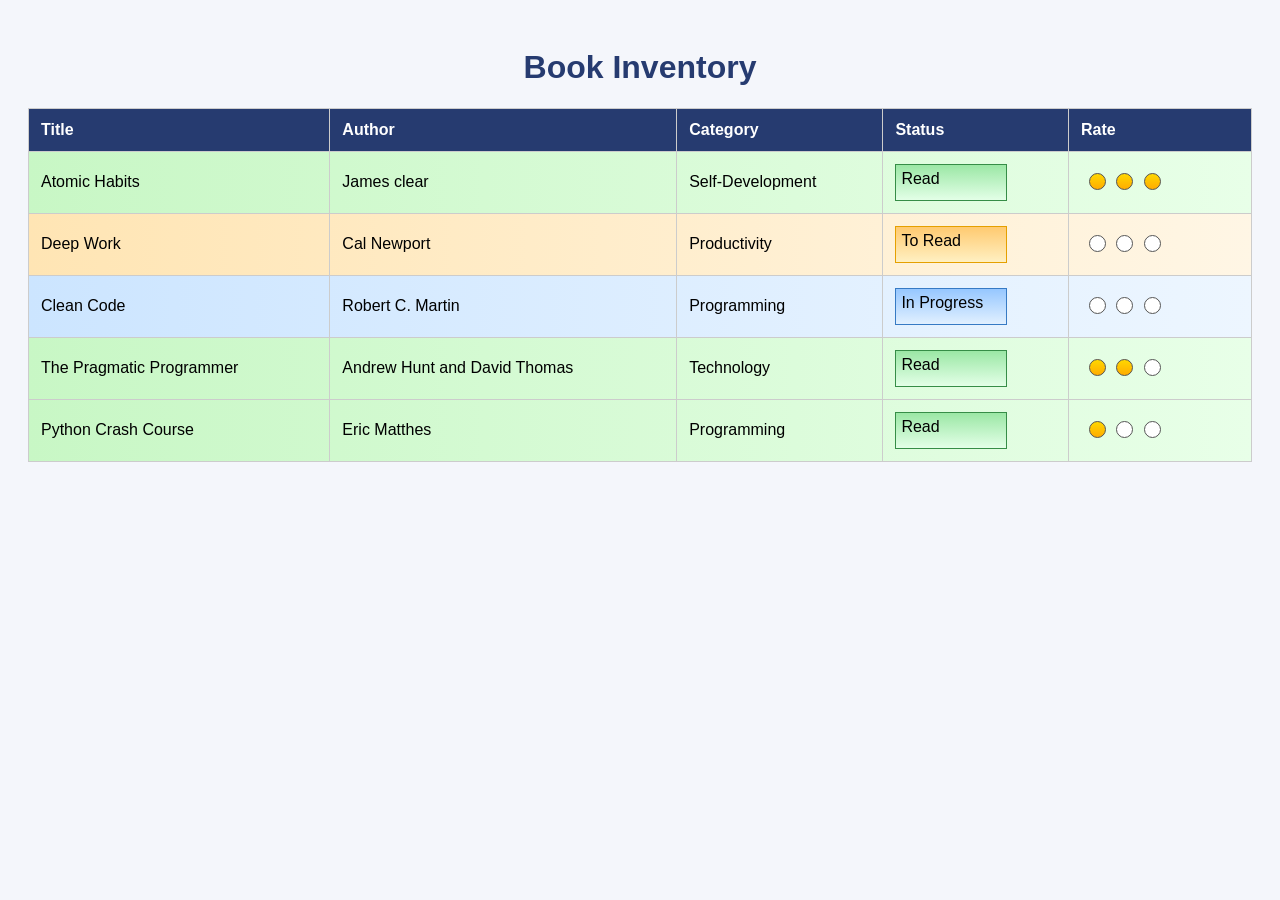
<file: book-inventory/index.html>
<!DOCTYPE html>
<html lang="en">

<head>
  <meta charset="utf-8">
  <meta name="viewport"
  content="width=device-width,inital-scale=1.0">
  <title>Book Inventory</title>
  <link rel="stylesheet" href="styles.css">
</head>
<body>
  <h1>Book Inventory</h1>
  <table>
    <thead>
      <tr>
        <th>Title</th>
        <th>Author</th>
        <th>Category</th>
        <th>Status</th>
        <th>Rate</th>
        </tr>
        </thead>

        <tbody>
          <tr class="read">
            <td>Atomic Habits</td>
            <td>James clear</td>
            <td>Self-Development</td>
            <td><span class="status">Read</span></td>
            <td>
              <span class="rate three">
                <span></span>
                <span></span>
                <span></span>
              </span>
              </td>
              </tr>

              <tr class="to-read">
                <td>Deep Work</td>
                <td>Cal Newport</td>
                <td>Productivity</td>
                <td><span class="status">To Read</span></td>
                <td>
                  <span class="rate">
                    <span></span>
                    <span></span>
                    <span></span>
                    </span>
                  </td>
                </tr>
              
              <tr class="in-progress">
                <td>Clean Code</td>
                <td>Robert C. Martin</td>
                <td>Programming</td>
                <td><span class="status">In Progress</span></td>
                <td>
                  <span class="rate">
                    <span></span>
                    <span></span>
                    <span></span>
                  </span>
                </td>
              </tr>
            <tr class="read">
              <td>The Pragmatic Programmer</td>
              <td>Andrew Hunt and David Thomas</td>
              <td>Technology</td>
              <td><span class="status">Read</span></td>
              <td>
                <span class="rate two">
                  <span></span>
                  <span></span>
                  <span></span>
                </span>
              </td>
            </tr>
          
          <tr class="read">
            <td>Python Crash Course</td>
            <td>Eric Matthes</td>
            <td>Programming</td>
            <td><span class="status">Read</span></td>

            <td>
              <span class="rate one">
                <span></span>
                <span></span>
                <span></span>
              </span>
            </td>
          </tr>
        </tbody>
      </table>

</body>

</html>
</file>
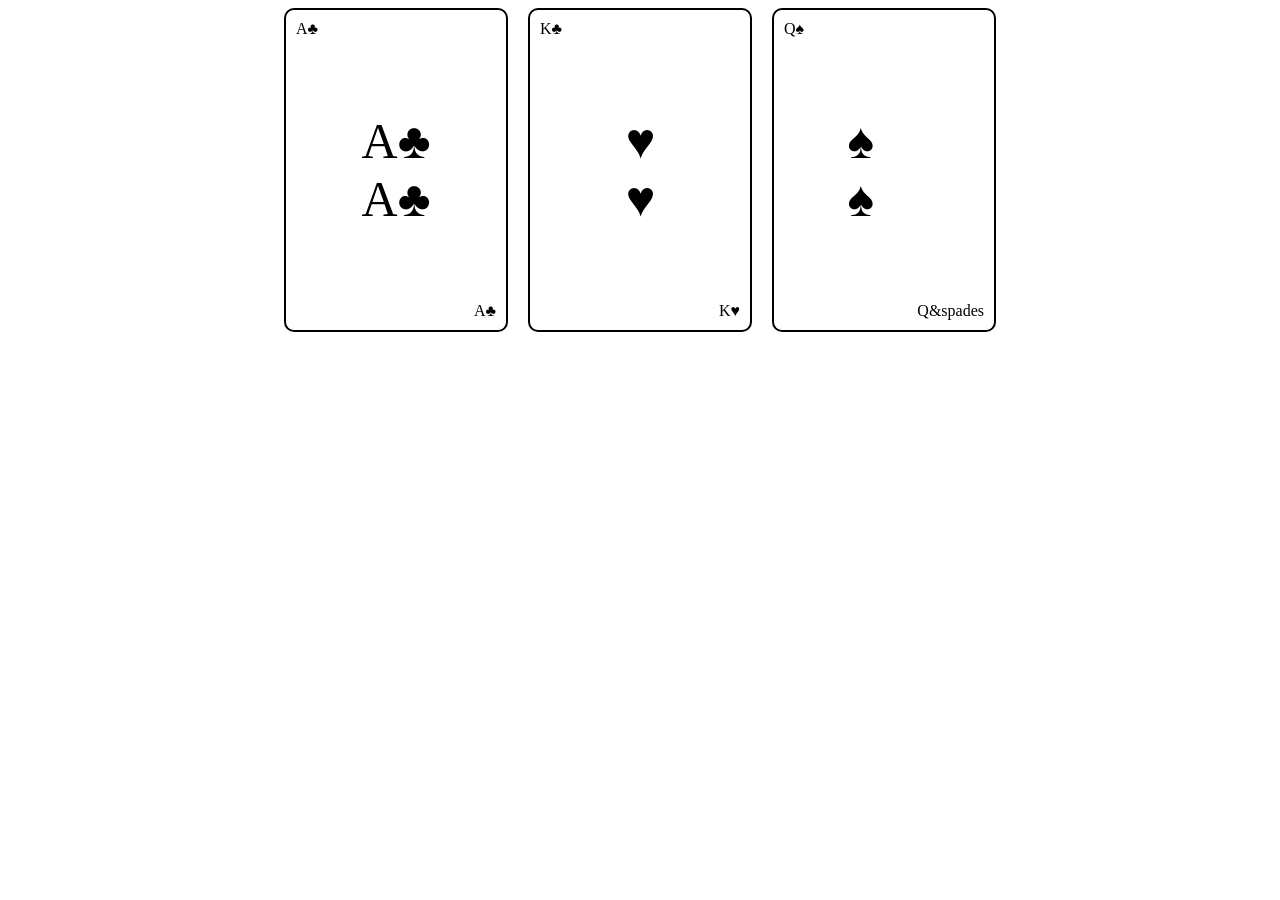
<file: playing-cards/index.html>
<!DOCTYPE html>
<html lang="en">

<head>
  <meta charset="UTF-8">
  <meta name="viewport" content="width=device-width, initial-scale=1.0">
  <title>Playing Cards</title>
  <link rel="stylesheet" href="styles.css">
</head>
<body>
<main id="playing-cards">
  <div class="card">
    <div class="left">A&clubs;</div>
    <div class="middle">
      <span>A&clubs;</span>
      <span>A&clubs;</span>
      </div>
      <div class="right">A&clubs;</div>
      </div>
      <div class="card">
        <div class="left">K&clubs;</div>
        <div class="middle">
          <span>&hearts;</span>
          <span>&hearts;</span>
          </div>
          <div class="right">K&hearts;</div>
          </div>
          <div class="card">
            <div class="left">Q&spades;</div>
            <div class="middle">
              <span>&spades;</span>
              <span>&spades;</span>
                </div>
                <div class="right">Q&spades</div>
                </div>
                </main>
</body>

</html>
</file>
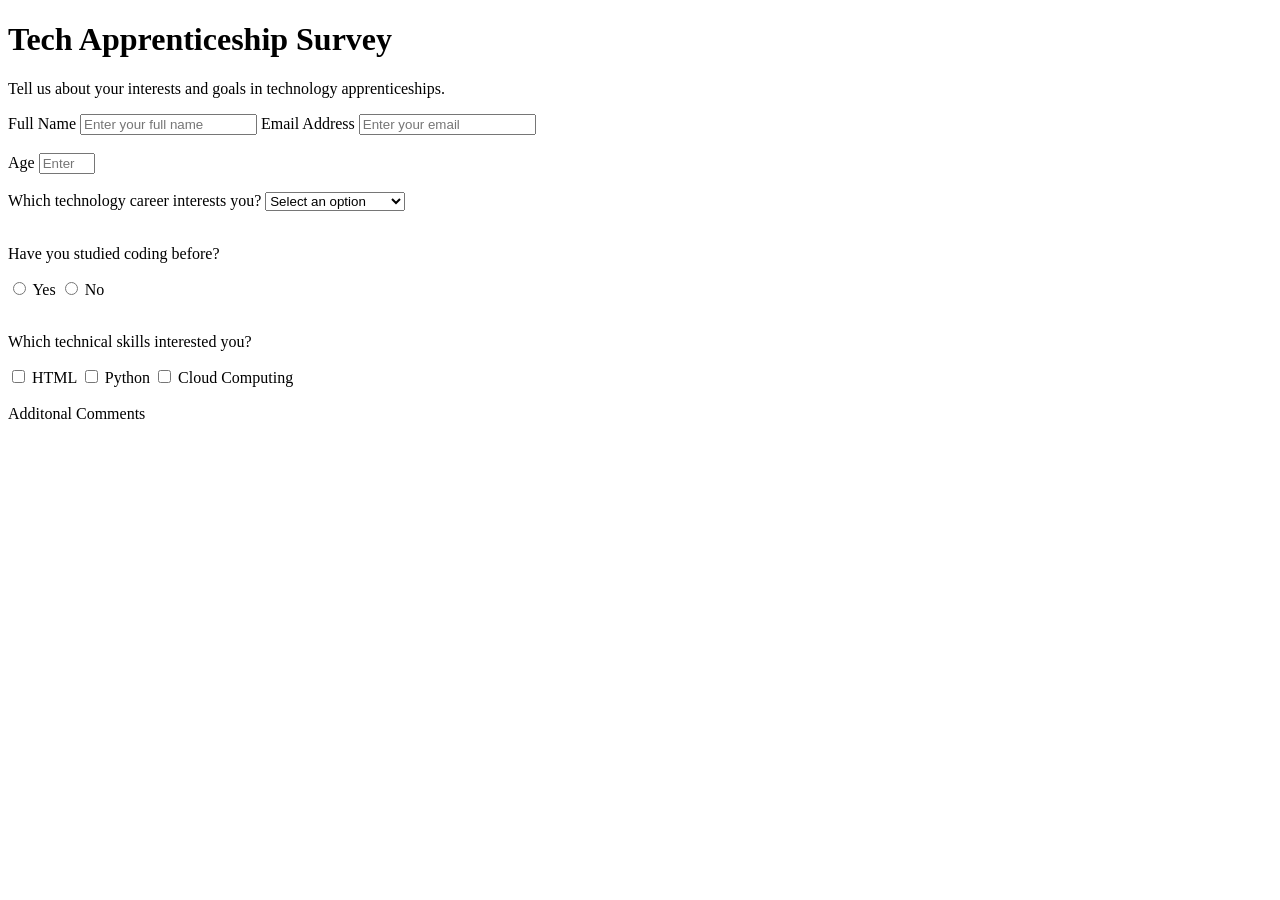
<file: survey-form/index.html>
<!DOCTYPE html>
<html lang="en">
  <head>
    <meta charset="UTF-8" />
    <meta name="viewport"
    content="width=device-width,initial-scale=1.0">
    <title>Tech Apprenticeship Survey</title>
    </head>
    <body>
      <h1 id="title">Tech Apprenticeship Survey</h1>
      <p id="description">
        Tell us about your interests and goals in technology apprenticeships.</p>
        <form id="survey-form">
          <label id="name-label"for="name">
            Full Name
            </label>
            <input
            id="name"
            type="text"
            placeholder="Enter your full name"required>
            <label id="email-label" for="email"> Email Address </label>
            <input 
            Id="email"
            type="email"
            placeholder="Enter your email"
            required>

            <br><br>
            <label id="number-label" for="number"> Age
          </label>
          <input
          id="number"
          type="number"
          min="16"
          max="100"
          placeholder="Enter your age"
          >
          <br><br>
          <label for="dropdown">
            Which technology career interests you?</label>
            <select id="dropdown">
              <option value="">Select an option</option>
              <option value="devops">DevOps Engineer</option>
              <option value="software">Software Developer</option>
              <option value="cyber"> Cyber Security</option>
              <option value="cloud">Cloud Engineering</option>
              </select>
              <br><br>
              <p>Have you studied coding before?</p>
              <label>
                <input 
                type="radio"
                name="coding-experience"
                value="yes"
                >
                Yes
                </label>

<label>
  <input
  type="radio"
  name="coding-experience"
  value="no"
  >
  No
  </label>
  <br><br>
  <p>Which technical skills interested you?</p>
  <label>
    <input
    type="checkbox"
    value="html"
    >
    HTML
    </label>

    <label>
      <input
      type="checkbox"
      value="python"
      >
      Python
      </label>
      <label>
        <input
        type="checkbox"
        value="cloud"
        >
        Cloud Computing
        </label>
        <br><br>
        <label for="comments">
          Additonal Comments
          </label>
</file>
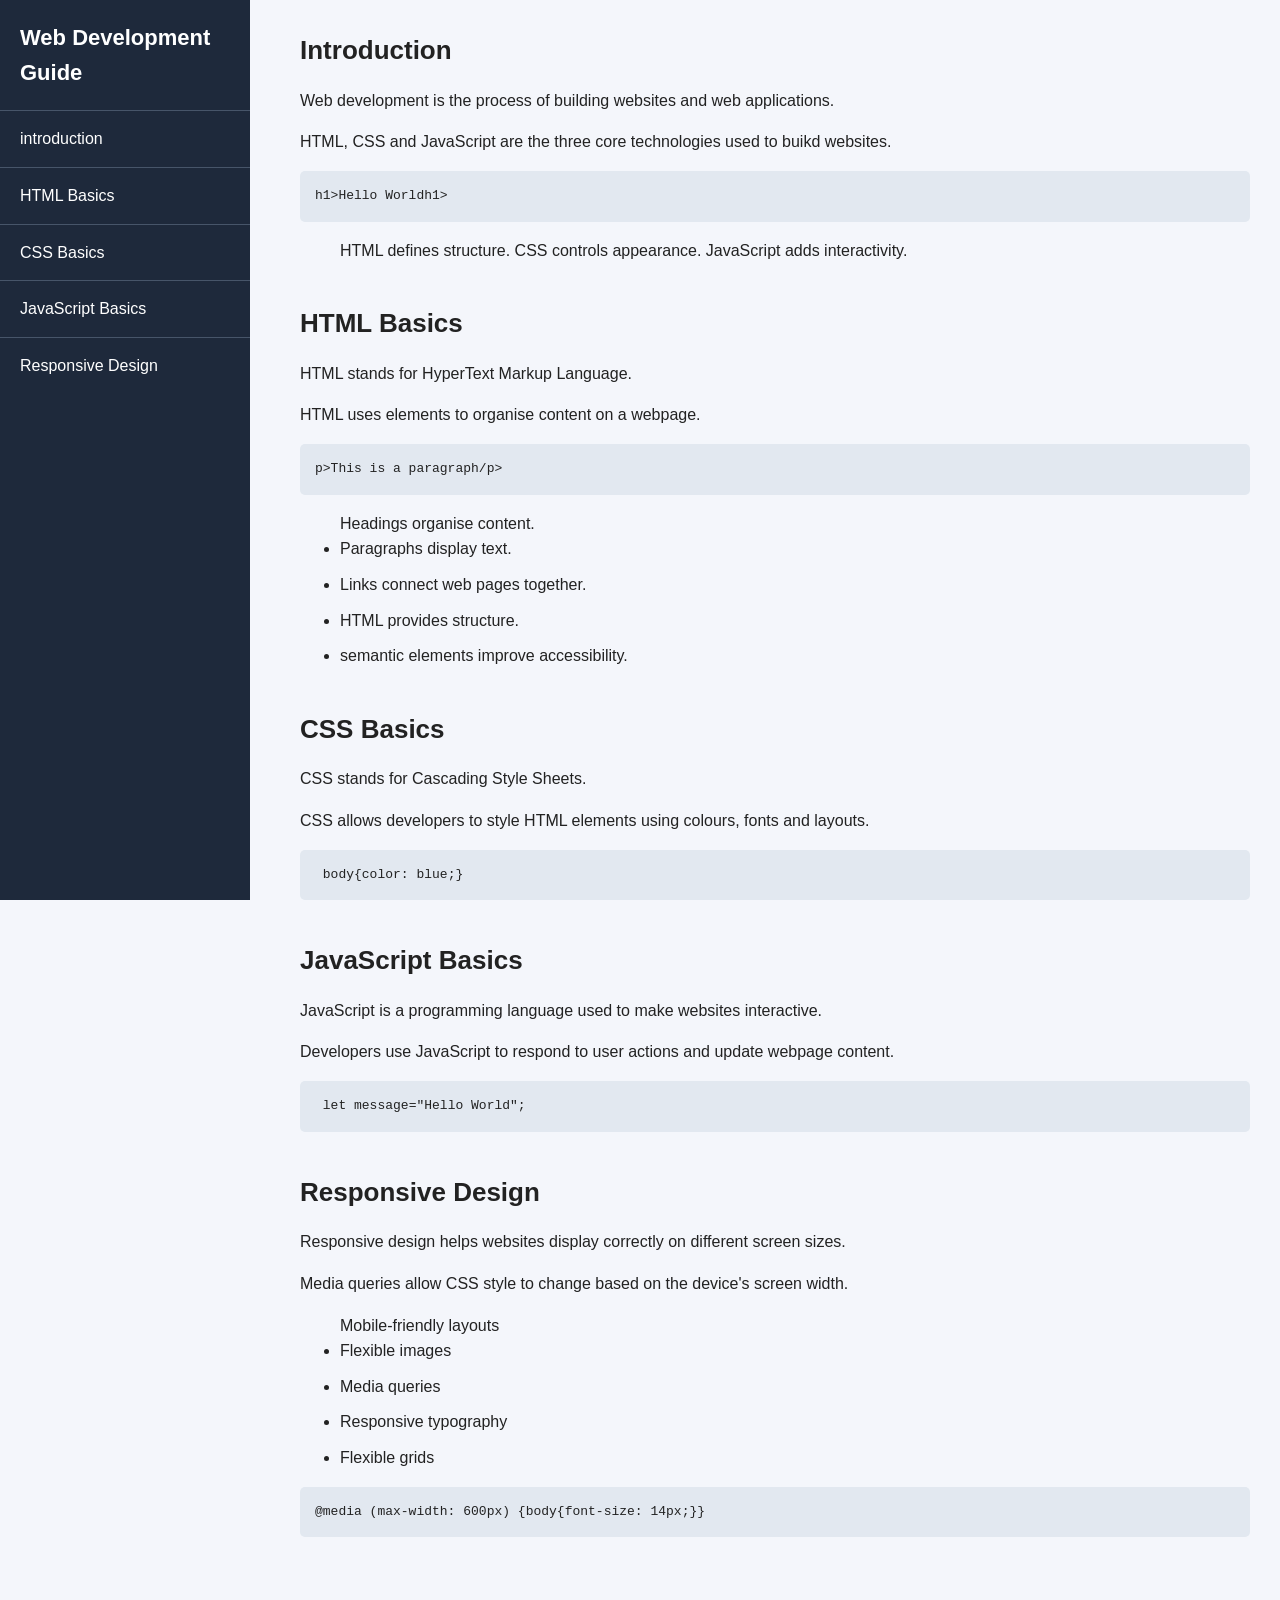
<file: technical-documentation/index.html>
<!DOCTYPE html>
<html lang="en">
  <head>
    <meta charset="UTF-8" />
    <meta name="viewport"
    content="width=device-width, initial-scale=1.0">
    <title>Web Development Documentation</title>
    <link rel="stylesheet" href="styles.css">
  </head>
  <body>
    <nav id="navbar">
      <header>Web Development Guide</header>
      <a class="nav-link"
      href="#Introduction">introduction</a>
      <a class="nav-link"
      href="#HTML_Basics">HTML Basics</a>
      <a class="nav-link" href="#CSS_Basics">CSS Basics</a>
      <a class="nav-link" href="#JavaScript_Basics">JavaScript Basics</a>
      <a class="nav-link"
      href="#Responsive_Design">Responsive Design</a>
      </nav>

      <main id="main-doc">
        <section class="main-section"
        id="Introduction">
        <header>Introduction</header>
        <p>Web development is the process of building websites and web applications.</p>
        <p>HTML, CSS and JavaScript are the three core technologies used to buikd websites.</p>
        <code>&it;h1&gt;Hello World&it;h1&gt;</code>
        <ul>
          <il>HTML defines structure.</il>
          <il>CSS controls appearance.</li>
          <il>JavaScript adds interactivity.</il>
        </ul>
        </section>

        <section class="main-section"
        id="HTML_Basics">
        <header>HTML Basics</header>
        <p>HTML stands for HyperText Markup Language.</p>
        <p>HTML uses elements to organise content on a webpage.</p>
        <code>&it;p&gt;This is a paragraph&it;/p&gt;</code>
        <ul>
          <il>Headings organise content.</li>
          <li>Paragraphs display text.</li>
          <li>Links connect web pages together.</li>
          <li>HTML provides structure.</li>
          <li>semantic elements improve accessibility.</li>
          </ul>
          </section>

          <section class="main-section"
          id="CSS_Basics">
          <header> CSS Basics</header>
          <p> CSS stands for Cascading Style Sheets.</p>
          <p> CSS allows developers to style HTML elements using colours, fonts and layouts.</p>
          <code> body{color: blue;} </code> 
          </section>
          <section class="main-section"
          id="JavaScript_Basics">
          <header>JavaScript Basics</header>
          <p> JavaScript is a programming language used to make websites interactive.</p>
          <p>Developers use JavaScript to respond to user actions and update webpage content.</p>
          <code> let message="Hello World";</code>
          </section>
          
          <section class="main-section"
          id="Responsive_Design">
          <header>Responsive Design</header>
          <p>Responsive design helps websites display correctly on different screen sizes.</p>
          <p>Media queries allow CSS style to change based on the device's screen width.</p>
          <ul>
            <il>Mobile-friendly layouts</li>
            <li>Flexible images</li>
            <li>Media queries</li>
            <li>Responsive typography</li>
            <li>Flexible grids</li>
            </ul>
            
          <code>@media (max-width: 600px) {body{font-size: 14px;}}</code>
          </section>
          </main>
          
  
  </body>
</html>
</file>
<file: book-inventory/styles.css>
body {font-family: Arial, sans-serif; background-color: #f4f6fb; padding: 20px;}
h1 {text-align: center; color: #263b70;}
table {width: 100%; border-collapse: collapse;}
th, td{border: 1px solid #ccc; padding: 12px; text-align: left;}
th {background-color: #263b70; color:white;}
/*Row backgrounds*/
tr[class="read"] {background-image: linear-gradient(to right, #c8f7c5, #e8ffe8);}
tr[class="to-read"] {background-image: linear-gradient(to right, #ffe5b4, #fff6e5);}
tr[class="in-progress"] {background-image: linear-gradient(to right, #cce5ff, #edf6ff);}
/*All span elements*/
span {display: inline-block;}
/*Status Colours*/
tr[class="to-read"] span[class="status"] {border: 1px solid #e5a000; background-image: linear-gradient(#ffca70, #fff0c2);}
tr[class="in-progress"] span[class="status"] {border: 1px solid #367ac4; background-image: linear-gradient(#96c7ff, #e1f0ff);}
tr[class="read"] span[class="status"] {border: 1px solid #368d47; background-image: linear-gradient(#9be7a5, #e3ffe7);}
/*Status and rating dimensions*/
span[class="status"],
span[class^="rate"] {height: 25px; width: 100px; padding: 5px;}
/*Rating circles*/
span[class^="rate"]>span {border: 1px solid #555; border-radius: 50%; margin: 3px; height: 15px; width: 15px; background-color: white;}
/* One filled circle*/
span[class~="one"]> span:first-child{background-image: linear-gradient(#ffd700, #ffac00);}
/*Two filled circle*/
span[class~="two"]> span:nth-child(-n+2) {background-image: linear-gradient(#ffd700, #ffac00);}
/*Three filled circles*/
span[class~="three"] span{background-image: linear-gradient(#ffd700, #ffac00);}
</file>
<file: playing-cards/styles.css>
#playing-cards {display:flex;justify-content: center; flex-wrap: wrap; gap: 20px;}
.card {width:200px; height: 300px;border: 2px solid black;  border-radius: 10px; padding: 10px; background-colour:white; display: flex; justify-content: space-between;}
.left {align-self: flex-start;}
.middle {display: flex; flex-direction: column; align-self: center; font-size: 50px;}
.right {align-self: flex-end;}
</file>
<file: technical-documentation/styles.css>
*{box-sizing: border-box;}
body {font-family: Arial, san-serif; margin: 0; background-color: #f4f6fb; color: #222; line-height:1.6;}
#navbar {position: fixed; top: 0; left: 0; width: 250px; height: 100vh; background-color: #1e293b; color:white; overflow-y:auto;}
#navbar header{padding: 20px; font-size: 22px; font-weight: bold;}
.nav-link{display: block; padding: 15px 20px; color: white; text-decoration: none; border-top: 1px solid #475569;}
.nav-link:hover {background-color: #334155;}
#main-doc {margin-left: 270px; padding: 30px;}
.main-section {margin-bottom: 40px;}
.main-section header {font-size: 26px; font-weight: bold; margin-bottom: 15px;}
code {display: block; background-color: #e2e8f0; padding: 15px; border-radius: 5px; white-space: pre-wrap; overflow-wrap: anywhere;}
li {margin-bottom: 10px;}
@media (max-width: 768px) {#navbar {position: relative; width: 100%; height: auto;}
#main-doc {margin-left: 0; padding: 20px;}
.main-section header {font-size: 22px;} }
</file>
